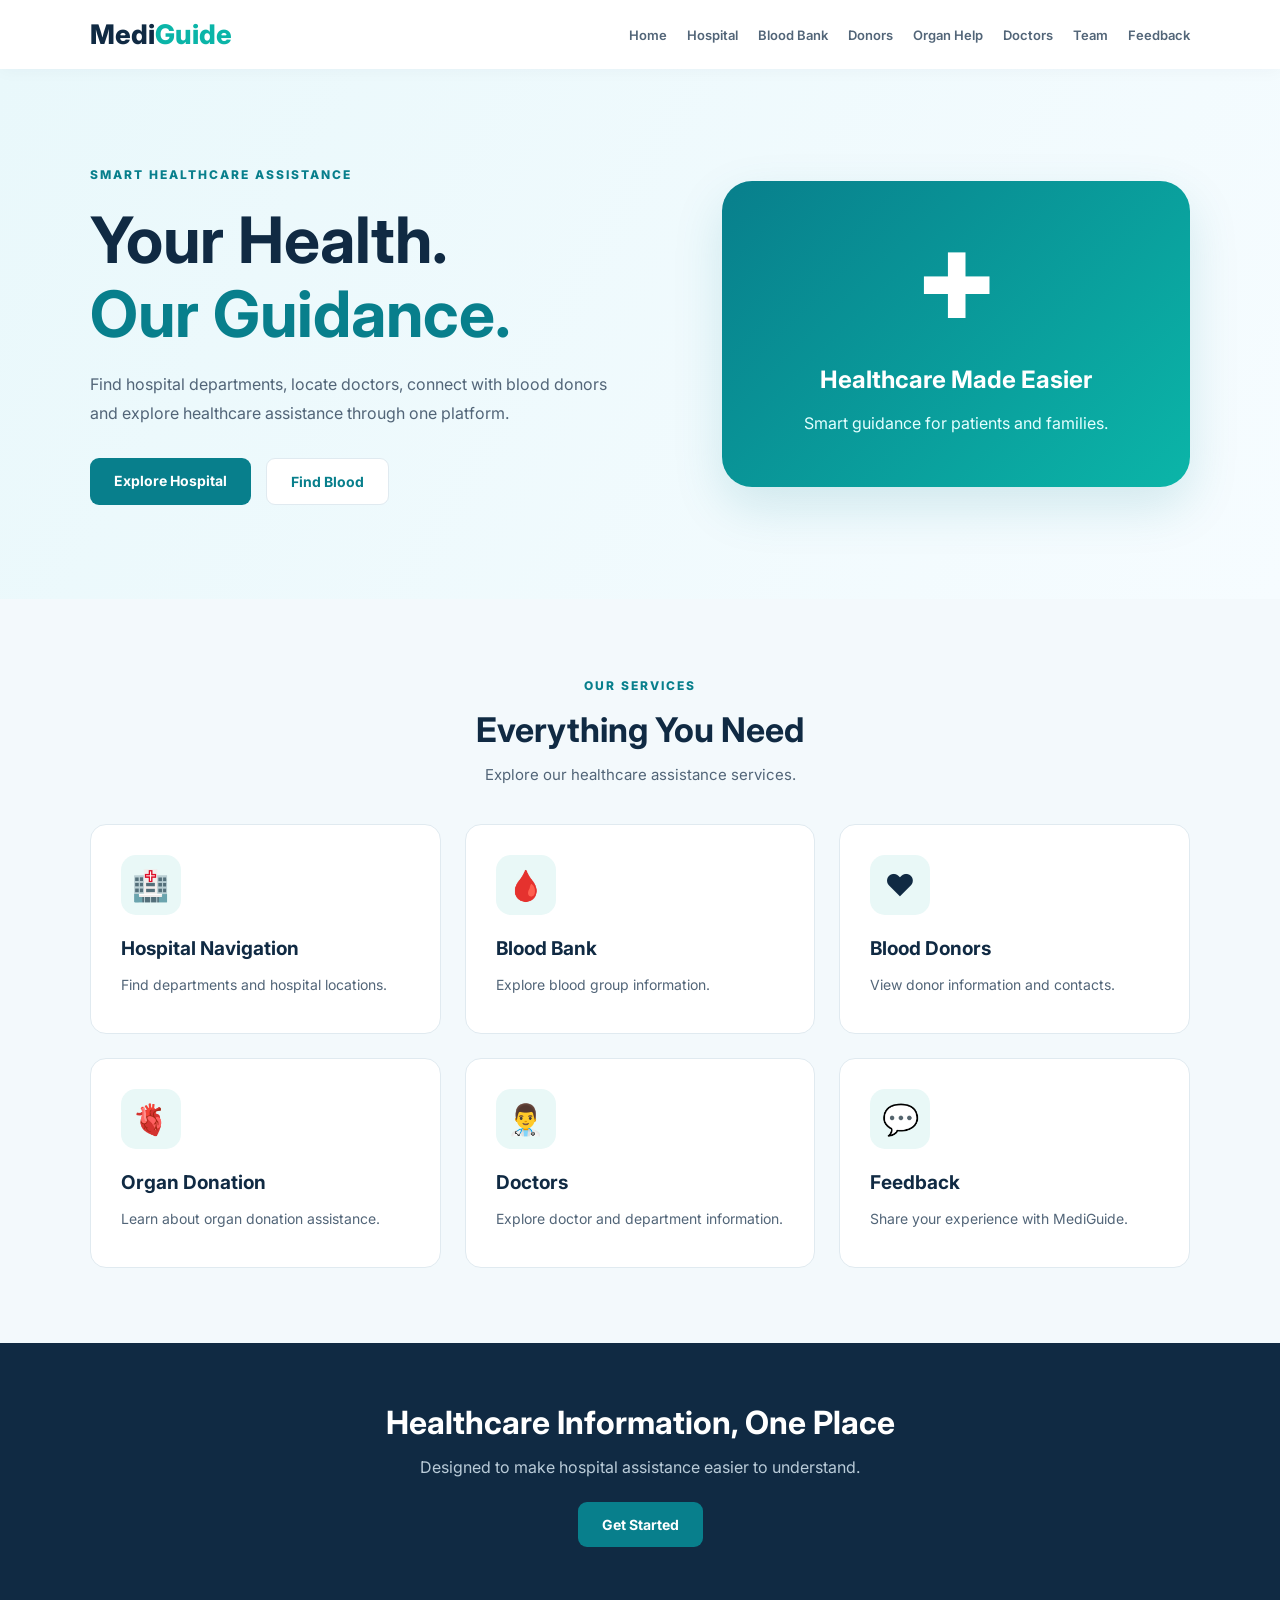
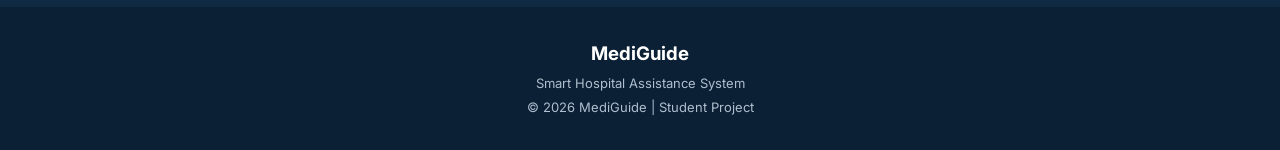
<file: index.html>
<!DOCTYPE html>
<html lang="en">
<head>
<meta charset="UTF-8">
<meta name="viewport" content="width=device-width, initial-scale=1.0">
<title>MediGuide | Smart Hospital Assistance</title>
<link rel="stylesheet" href="style.css">
</head>
<body>

<header>
  <a href="index.html" class="logo">Medi<span>Guide</span></a>
  <button class="menu-btn" onclick="toggleMenu()">☰</button>
  <nav id="nav">
    <a href="index.html">Home</a>
    <a href="hospital.html">Hospital</a>
    <a href="bloodbank.html">Blood Bank</a>
    <a href="donor.html">Donors</a>
    <a href="organ.html">Organ Help</a>
    <a href="doctor.html">Doctors</a>
    <a href="team.html">Team</a>
    <a href="feedback.html">Feedback</a>
  </nav>
</header>

<section class="hero">
  <div class="hero-content">
    <span class="tag">SMART HEALTHCARE ASSISTANCE</span>
    <h1>Your Health.<br><span>Our Guidance.</span></h1>
    <p>
      Find hospital departments, locate doctors, connect with blood
      donors and explore healthcare assistance through one platform.
    </p>
    <div class="hero-buttons">
      <a href="hospital.html" class="btn">Explore Hospital</a>
      <a href="bloodbank.html" class="btn secondary">Find Blood</a>
    </div>
  </div>
  <div class="hero-image">
    <div class="medical-icon">✚</div>
    <h2>Healthcare Made Easier</h2>
    <p>Smart guidance for patients and families.</p>
  </div>
</section>

<section class="section">
  <div class="section-heading">
    <span class="tag">OUR SERVICES</span>
    <h2>Everything You Need</h2>
    <p>Explore our healthcare assistance services.</p>
  </div>

  <div class="grid">
    <a href="hospital.html" class="service-card">
      <div class="service-icon">🏥</div>
      <h3>Hospital Navigation</h3>
      <p>Find departments and hospital locations.</p>
    </a>

    <a href="bloodbank.html" class="service-card">
      <div class="service-icon">🩸</div>
      <h3>Blood Bank</h3>
      <p>Explore blood group information.</p>
    </a>

    <a href="donor.html" class="service-card">
      <div class="service-icon">❤️</div>
      <h3>Blood Donors</h3>
      <p>View donor information and contacts.</p>
    </a>

    <a href="organ.html" class="service-card">
      <div class="service-icon">🫀</div>
      <h3>Organ Donation</h3>
      <p>Learn about organ donation assistance.</p>
    </a>

    <a href="doctor.html" class="service-card">
      <div class="service-icon">👨‍⚕️</div>
      <h3>Doctors</h3>
      <p>Explore doctor and department information.</p>
    </a>

    <a href="feedback.html" class="service-card">
      <div class="service-icon">💬</div>
      <h3>Feedback</h3>
      <p>Share your experience with MediGuide.</p>
    </a>
  </div>
</section>

<section class="cta">
  <h2>Healthcare Information, One Place</h2>
  <p>Designed to make hospital assistance easier to understand.</p>
  <a href="hospital.html" class="btn">Get Started</a>
</section>

<footer>
  <h3>MediGuide</h3>
  <p>Smart Hospital Assistance System</p>
  <p>© 2026 MediGuide | Student Project</p>
</footer>

<script src="app.js"></script>
</body>
</html>
</file>
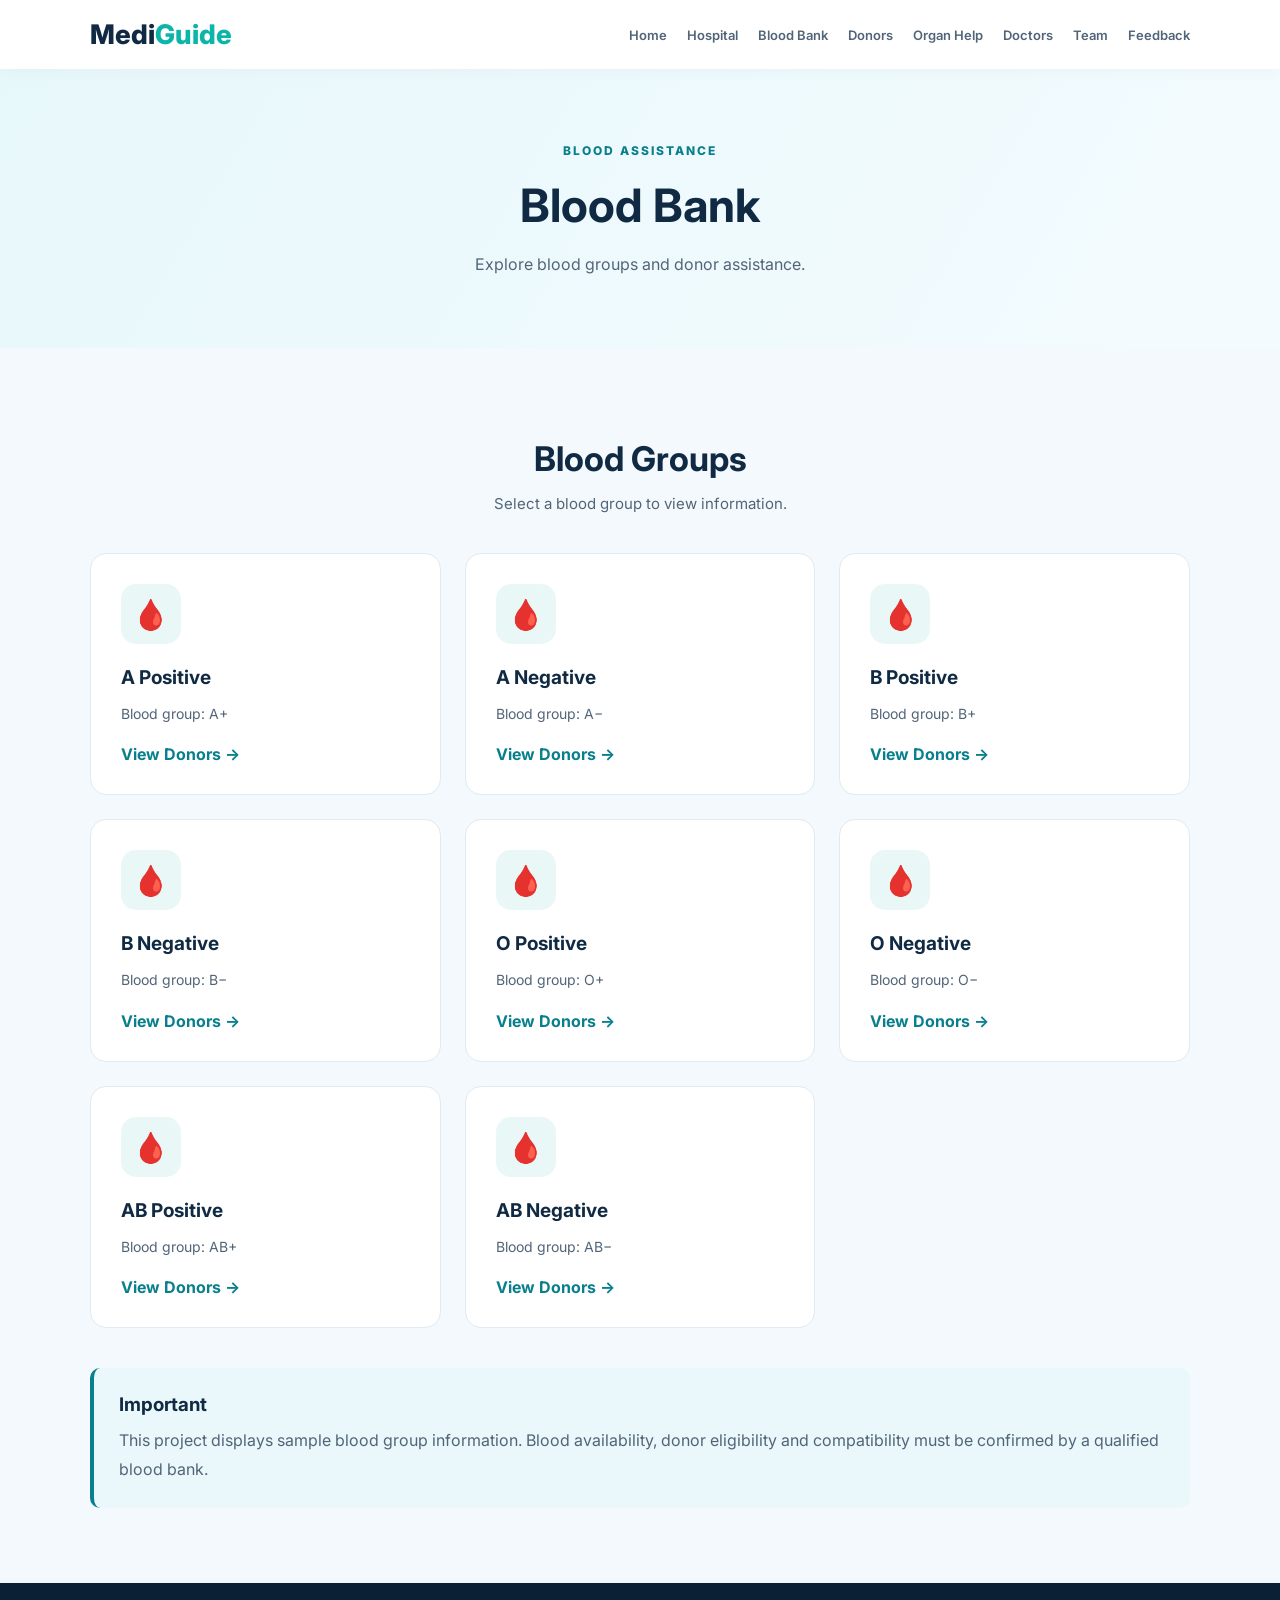
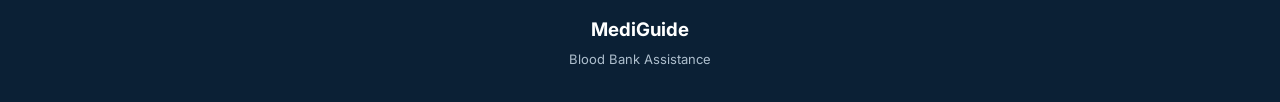
<file: bloodbank.html>
<!DOCTYPE html>
<html lang="en">
<head>
<meta charset="UTF-8">
<meta name="viewport" content="width=device-width, initial-scale=1.0">
<title>Blood Bank | MediGuide</title>
<link rel="stylesheet" href="style.css">
</head>
<body>

<header>
<a href="index.html" class="logo">Medi<span>Guide</span></a>
<button class="menu-btn" onclick="toggleMenu()">☰</button>
<nav id="nav">
<a href="index.html">Home</a>
<a href="hospital.html">Hospital</a>
<a href="bloodbank.html">Blood Bank</a>
<a href="donor.html">Donors</a>
<a href="organ.html">Organ Help</a>
<a href="doctor.html">Doctors</a>
<a href="team.html">Team</a>
<a href="feedback.html">Feedback</a>
</nav>
</header>

<section class="page-hero">
<span class="tag">BLOOD ASSISTANCE</span>
<h1>Blood Bank</h1>
<p>Explore blood groups and donor assistance.</p>
</section>

<section class="section">
<div class="section-heading">
<h2>Blood Groups</h2>
<p>Select a blood group to view information.</p>
</div>

<div class="grid">

<div class="service-card">
<div class="service-icon">🩸</div>
<h3>A Positive</h3>
<p>Blood group: A+</p>
<a href="donor.html" class="text-link">View Donors →</a>
</div>

<div class="service-card">
<div class="service-icon">🩸</div>
<h3>A Negative</h3>
<p>Blood group: A−</p>
<a href="donor.html" class="text-link">View Donors →</a>
</div>

<div class="service-card">
<div class="service-icon">🩸</div>
<h3>B Positive</h3>
<p>Blood group: B+</p>
<a href="donor.html" class="text-link">View Donors →</a>
</div>

<div class="service-card">
<div class="service-icon">🩸</div>
<h3>B Negative</h3>
<p>Blood group: B−</p>
<a href="donor.html" class="text-link">View Donors →</a>
</div>

<div class="service-card">
<div class="service-icon">🩸</div>
<h3>O Positive</h3>
<p>Blood group: O+</p>
<a href="donor.html" class="text-link">View Donors →</a>
</div>

<div class="service-card">
<div class="service-icon">🩸</div>
<h3>O Negative</h3>
<p>Blood group: O−</p>
<a href="donor.html" class="text-link">View Donors →</a>
</div>

<div class="service-card">
<div class="service-icon">🩸</div>
<h3>AB Positive</h3>
<p>Blood group: AB+</p>
<a href="donor.html" class="text-link">View Donors →</a>
</div>

<div class="service-card">
<div class="service-icon">🩸</div>
<h3>AB Negative</h3>
<p>Blood group: AB−</p>
<a href="donor.html" class="text-link">View Donors →</a>
</div>

</div>

<div class="notice">
<h3>Important</h3>
<p>
This project displays sample blood group information.
Blood availability, donor eligibility and compatibility must
be confirmed by a qualified blood bank.
</p>
</div>
</section>

<footer>
<h3>MediGuide</h3>
<p>Blood Bank Assistance</p>
</footer>

<script src="app.js"></script>
</body>
</html>
</file>
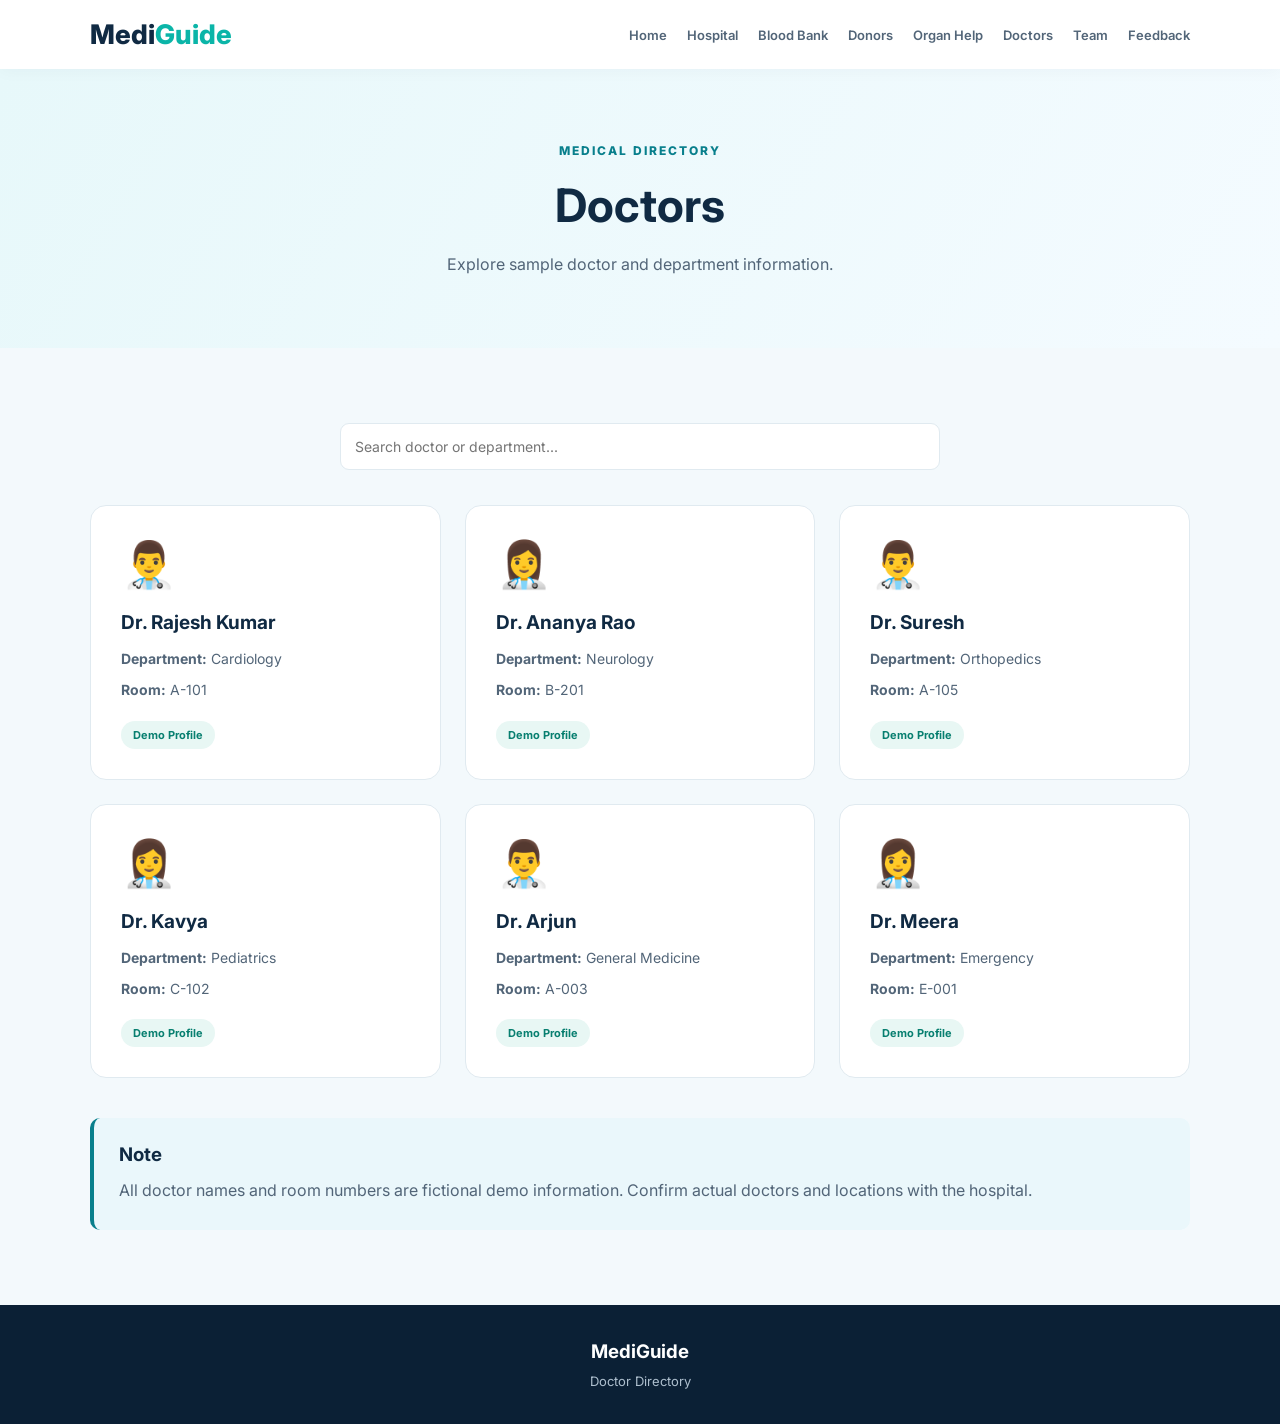
<file: doctor.html>
<!DOCTYPE html>
<html lang="en">
<head>
<meta charset="UTF-8">
<meta name="viewport" content="width=device-width, initial-scale=1.0">
<title>Doctors | MediGuide</title>
<link rel="stylesheet" href="style.css">
</head>
<body>

<header>
<a href="index.html" class="logo">Medi<span>Guide</span></a>
<button class="menu-btn" onclick="toggleMenu()">☰</button>
<nav id="nav">
<a href="index.html">Home</a>
<a href="hospital.html">Hospital</a>
<a href="bloodbank.html">Blood Bank</a>
<a href="donor.html">Donors</a>
<a href="organ.html">Organ Help</a>
<a href="doctor.html">Doctors</a>
<a href="team.html">Team</a>
<a href="feedback.html">Feedback</a>
</nav>
</header>

<section class="page-hero">
<span class="tag">MEDICAL DIRECTORY</span>
<h1>Doctors</h1>
<p>Explore sample doctor and department information.</p>
</section>

<section class="section">
<div class="search-box">
<input id="search" placeholder="Search doctor or department..." oninput="searchCards()">
</div>

<div class="grid">

<div class="service-card searchable">
<div class="doctor-avatar">👨‍⚕️</div>
<h3>Dr. Rajesh Kumar</h3>
<p><b>Department:</b> Cardiology</p>
<p><b>Room:</b> A-101</p>
<span class="status">Demo Profile</span>
</div>

<div class="service-card searchable">
<div class="doctor-avatar">👩‍⚕️</div>
<h3>Dr. Ananya Rao</h3>
<p><b>Department:</b> Neurology</p>
<p><b>Room:</b> B-201</p>
<span class="status">Demo Profile</span>
</div>

<div class="service-card searchable">
<div class="doctor-avatar">👨‍⚕️</div>
<h3>Dr. Suresh</h3>
<p><b>Department:</b> Orthopedics</p>
<p><b>Room:</b> A-105</p>
<span class="status">Demo Profile</span>
</div>

<div class="service-card searchable">
<div class="doctor-avatar">👩‍⚕️</div>
<h3>Dr. Kavya</h3>
<p><b>Department:</b> Pediatrics</p>
<p><b>Room:</b> C-102</p>
<span class="status">Demo Profile</span>
</div>

<div class="service-card searchable">
<div class="doctor-avatar">👨‍⚕️</div>
<h3>Dr. Arjun</h3>
<p><b>Department:</b> General Medicine</p>
<p><b>Room:</b> A-003</p>
<span class="status">Demo Profile</span>
</div>

<div class="service-card searchable">
<div class="doctor-avatar">👩‍⚕️</div>
<h3>Dr. Meera</h3>
<p><b>Department:</b> Emergency</p>
<p><b>Room:</b> E-001</p>
<span class="status">Demo Profile</span>
</div>

</div>

<div class="notice">
<h3>Note</h3>
<p>All doctor names and room numbers are fictional demo information.
Confirm actual doctors and locations with the hospital.</p>
</div>
</section>

<footer>
<h3>MediGuide</h3>
<p>Doctor Directory</p>
</footer>

<script src="app.js"></script>
</body>
</html>
</file>
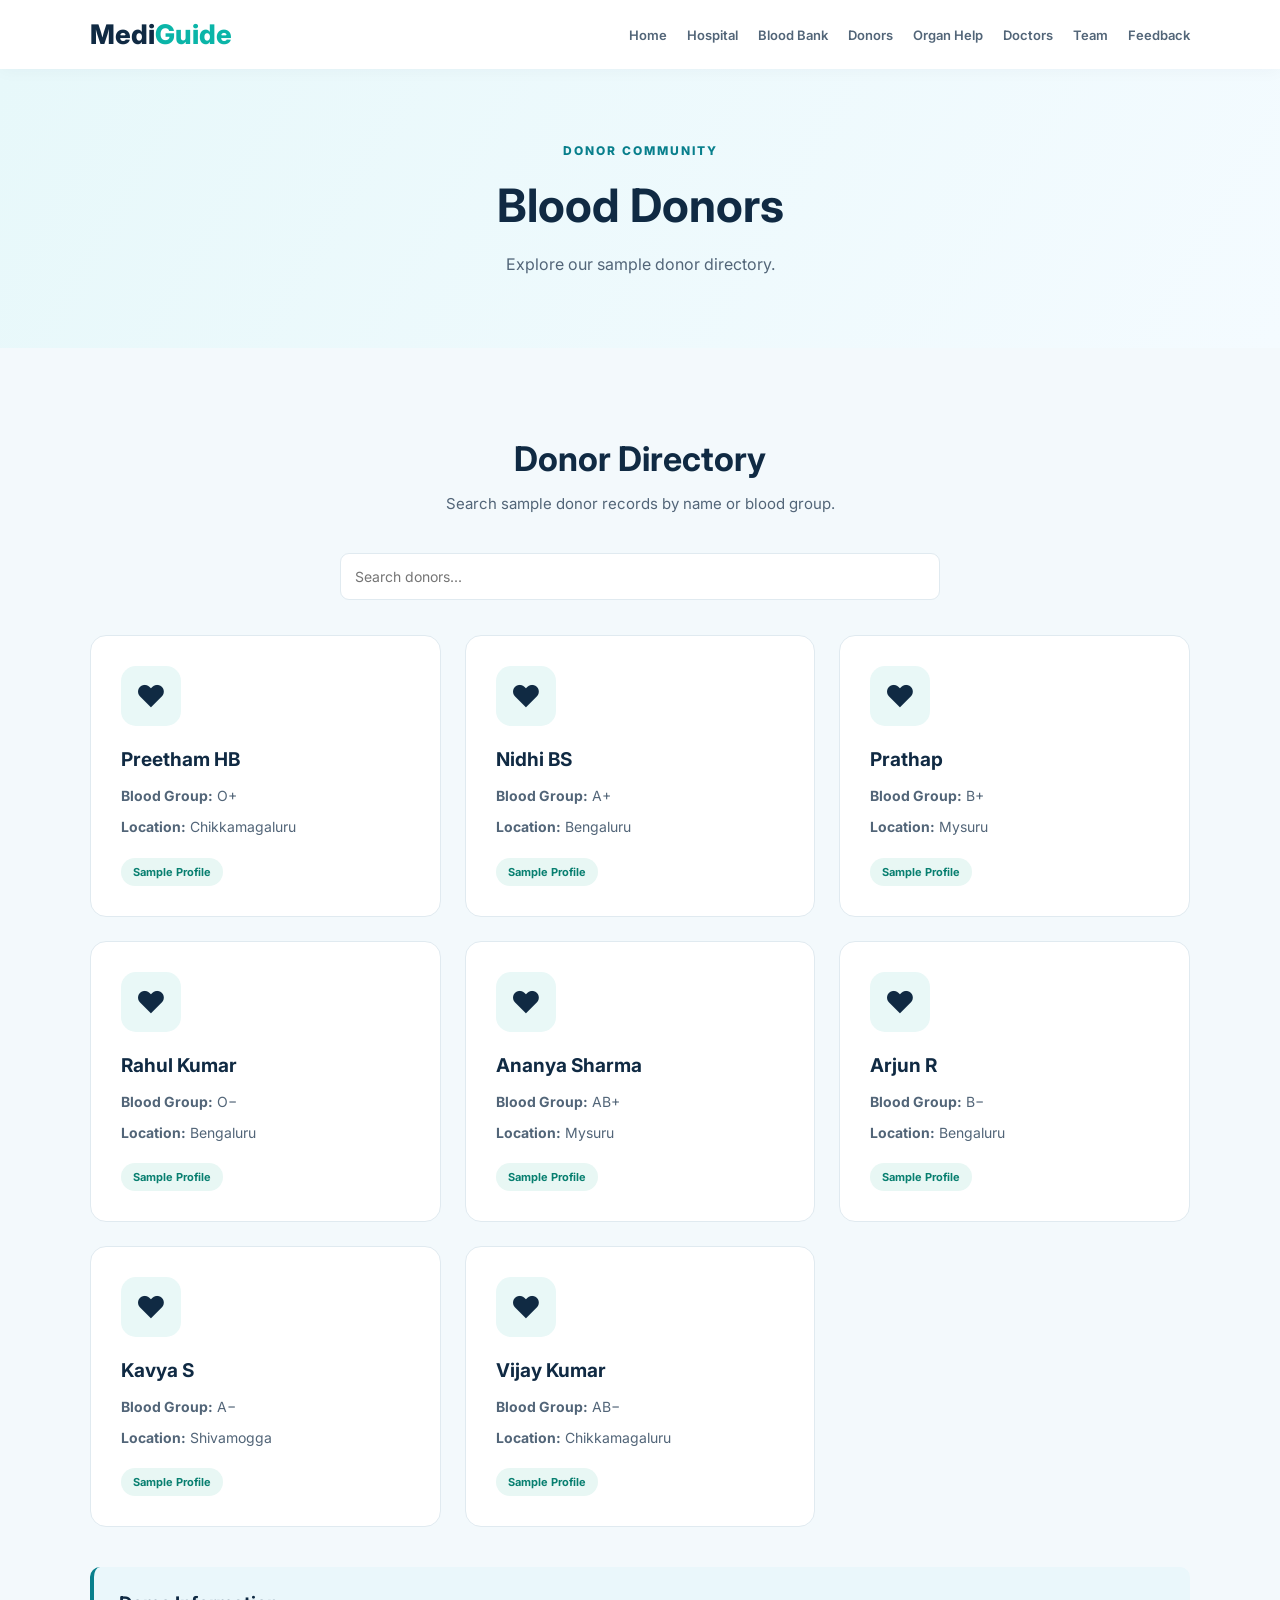
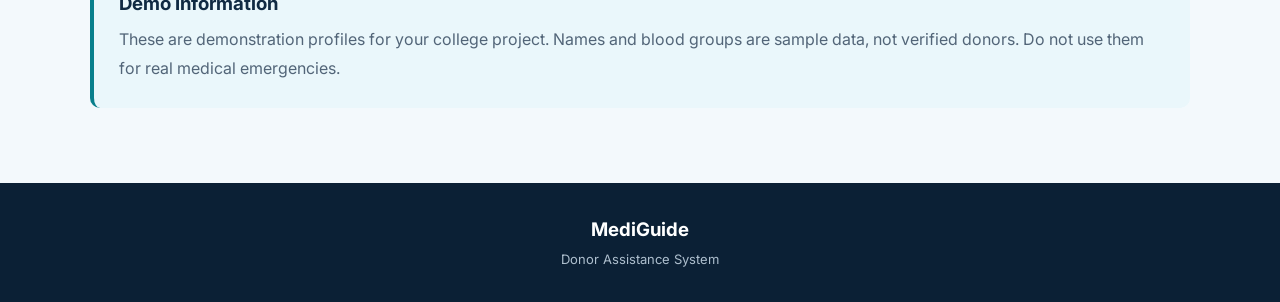
<file: donor.html>
<!DOCTYPE html>
<html lang="en">
<head>
<meta charset="UTF-8">
<meta name="viewport" content="width=device-width, initial-scale=1.0">
<title>Blood Donors | MediGuide</title>
<link rel="stylesheet" href="style.css">
</head>
<body>

<header>
<a href="index.html" class="logo">Medi<span>Guide</span></a>
<button class="menu-btn" onclick="toggleMenu()">☰</button>
<nav id="nav">
<a href="index.html">Home</a>
<a href="hospital.html">Hospital</a>
<a href="bloodbank.html">Blood Bank</a>
<a href="donor.html">Donors</a>
<a href="organ.html">Organ Help</a>
<a href="doctor.html">Doctors</a>
<a href="team.html">Team</a>
<a href="feedback.html">Feedback</a>
</nav>
</header>

<section class="page-hero">
<span class="tag">DONOR COMMUNITY</span>
<h1>Blood Donors</h1>
<p>Explore our sample donor directory.</p>
</section>

<section class="section">
<div class="section-heading">
<h2>Donor Directory</h2>
<p>Search sample donor records by name or blood group.</p>
</div>

<div class="search-box">
<input id="search" placeholder="Search donors..." oninput="searchCards()">
</div>

<div class="grid">

<div class="service-card searchable">
<div class="service-icon">❤️</div>
<h3>Preetham HB</h3>
<p><b>Blood Group:</b> O+</p>
<p><b>Location:</b> Chikkamagaluru</p>
<span class="status">Sample Profile</span>
</div>

<div class="service-card searchable">
<div class="service-icon">❤️</div>
<h3>Nidhi BS</h3>
<p><b>Blood Group:</b> A+</p>
<p><b>Location:</b> Bengaluru</p>
<span class="status">Sample Profile</span>
</div>

<div class="service-card searchable">
<div class="service-icon">❤️</div>
<h3>Prathap</h3>
<p><b>Blood Group:</b> B+</p>
<p><b>Location:</b> Mysuru</p>
<span class="status">Sample Profile</span>
</div>

<div class="service-card searchable">
<div class="service-icon">❤️</div>
<h3>Rahul Kumar</h3>
<p><b>Blood Group:</b> O−</p>
<p><b>Location:</b> Bengaluru</p>
<span class="status">Sample Profile</span>
</div>

<div class="service-card searchable">
<div class="service-icon">❤️</div>
<h3>Ananya Sharma</h3>
<p><b>Blood Group:</b> AB+</p>
<p><b>Location:</b> Mysuru</p>
<span class="status">Sample Profile</span>
</div>

<div class="service-card searchable">
<div class="service-icon">❤️</div>
<h3>Arjun R</h3>
<p><b>Blood Group:</b> B−</p>
<p><b>Location:</b> Bengaluru</p>
<span class="status">Sample Profile</span>
</div>

<div class="service-card searchable">
<div class="service-icon">❤️</div>
<h3>Kavya S</h3>
<p><b>Blood Group:</b> A−</p>
<p><b>Location:</b> Shivamogga</p>
<span class="status">Sample Profile</span>
</div>

<div class="service-card searchable">
<div class="service-icon">❤️</div>
<h3>Vijay Kumar</h3>
<p><b>Blood Group:</b> AB−</p>
<p><b>Location:</b> Chikkamagaluru</p>
<span class="status">Sample Profile</span>
</div>

</div>

<div class="notice">
<h3>Demo Information</h3>
<p>
These are demonstration profiles for your college project.
Names and blood groups are sample data, not verified donors.
Do not use them for real medical emergencies.
</p>
</div>
</section>

<footer>
<h3>MediGuide</h3>
<p>Donor Assistance System</p>
</footer>

<script src="app.js"></script>
</body>
</html>
</file>
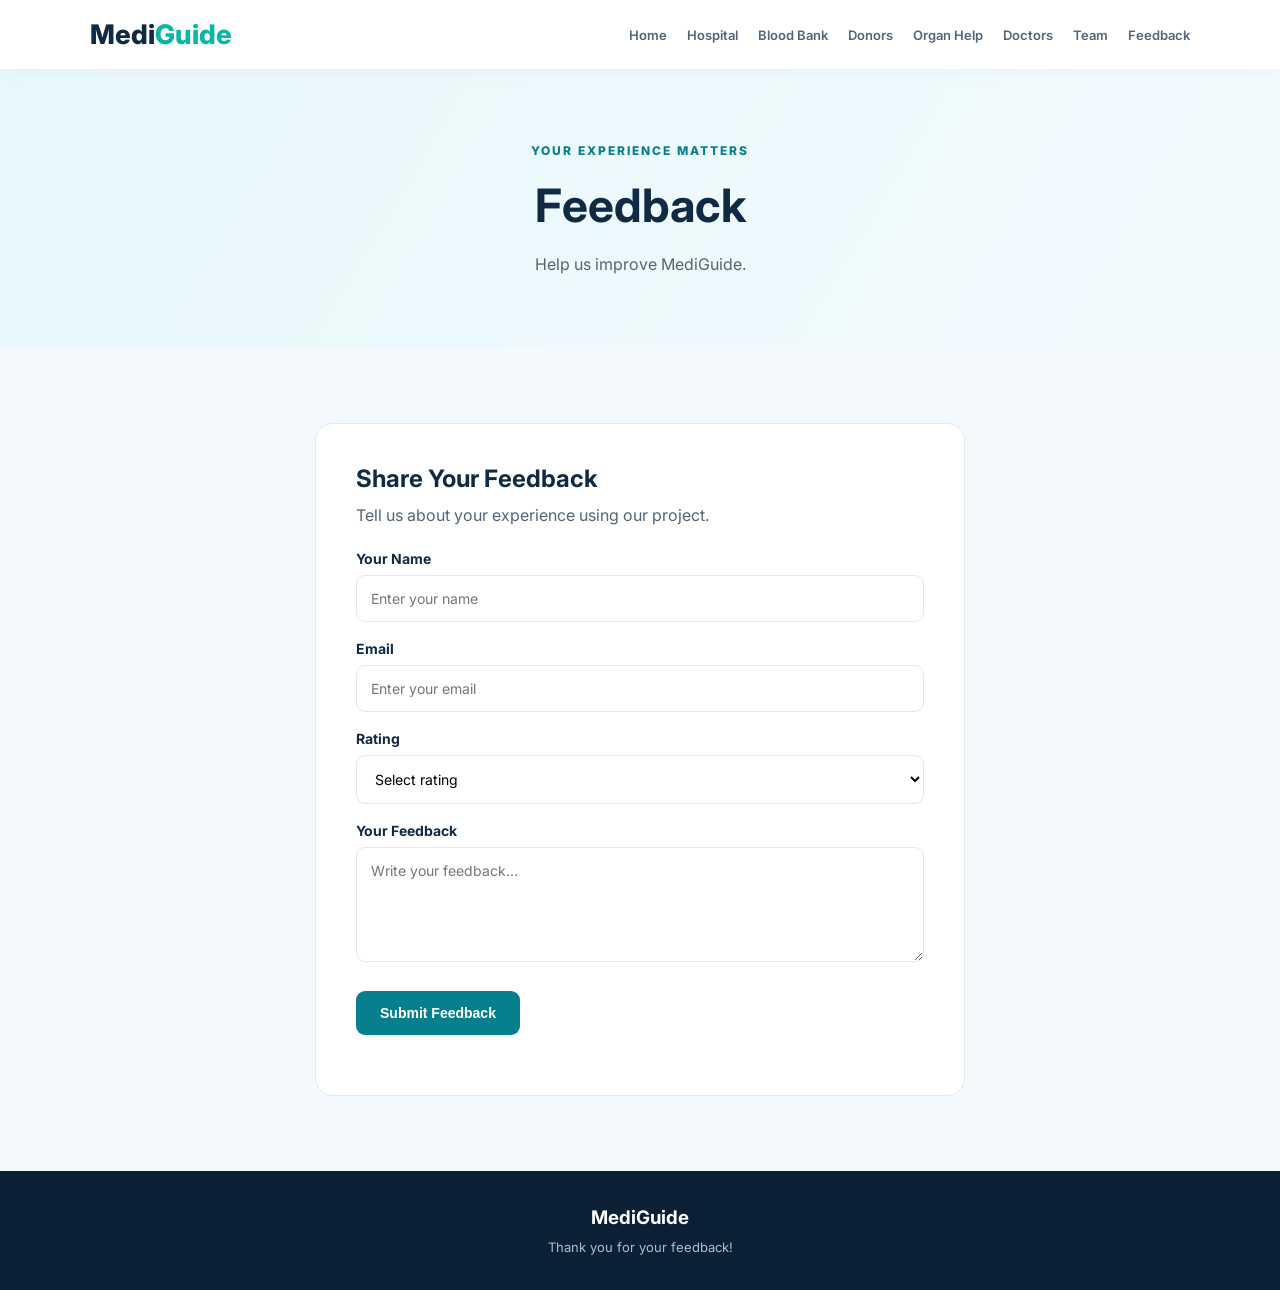
<file: feedback.html>
<!DOCTYPE html>
<html lang="en">
<head>
<meta charset="UTF-8">
<meta name="viewport" content="width=device-width, initial-scale=1.0">
<title>Feedback | MediGuide</title>
<link rel="stylesheet" href="style.css">
</head>
<body>

<header>
<a href="index.html" class="logo">Medi<span>Guide</span></a>
<button class="menu-btn" onclick="toggleMenu()">☰</button>
<nav id="nav">
<a href="index.html">Home</a>
<a href="hospital.html">Hospital</a>
<a href="bloodbank.html">Blood Bank</a>
<a href="donor.html">Donors</a>
<a href="organ.html">Organ Help</a>
<a href="doctor.html">Doctors</a>
<a href="team.html">Team</a>
<a href="feedback.html">Feedback</a>
</nav>
</header>

<section class="page-hero">
<span class="tag">YOUR EXPERIENCE MATTERS</span>
<h1>Feedback</h1>
<p>Help us improve MediGuide.</p>
</section>

<section class="section">
<div class="feedback-container">

<h2>Share Your Feedback</h2>
<p>Tell us about your experience using our project.</p>

<form id="feedbackForm">

<label for="name">Your Name</label>
<input type="text" id="name" placeholder="Enter your name" required>

<label for="email">Email</label>
<input type="email" id="email" placeholder="Enter your email" required>

<label for="rating">Rating</label>
<select id="rating" required>
<option value="">Select rating</option>
<option>Excellent</option>
<option>Very Good</option>
<option>Good</option>
<option>Average</option>
<option>Needs Improvement</option>
</select>

<label for="message">Your Feedback</label>
<textarea id="message" rows="5" placeholder="Write your feedback..." required></textarea>

<button type="submit" class="btn">Submit Feedback</button>

</form>

<div id="feedbackMessage"></div>

</div>
</section>

<footer>
<h3>MediGuide</h3>
<p>Thank you for your feedback!</p>
</footer>

<script src="app.js"></script>
</body>
</html>
</file>
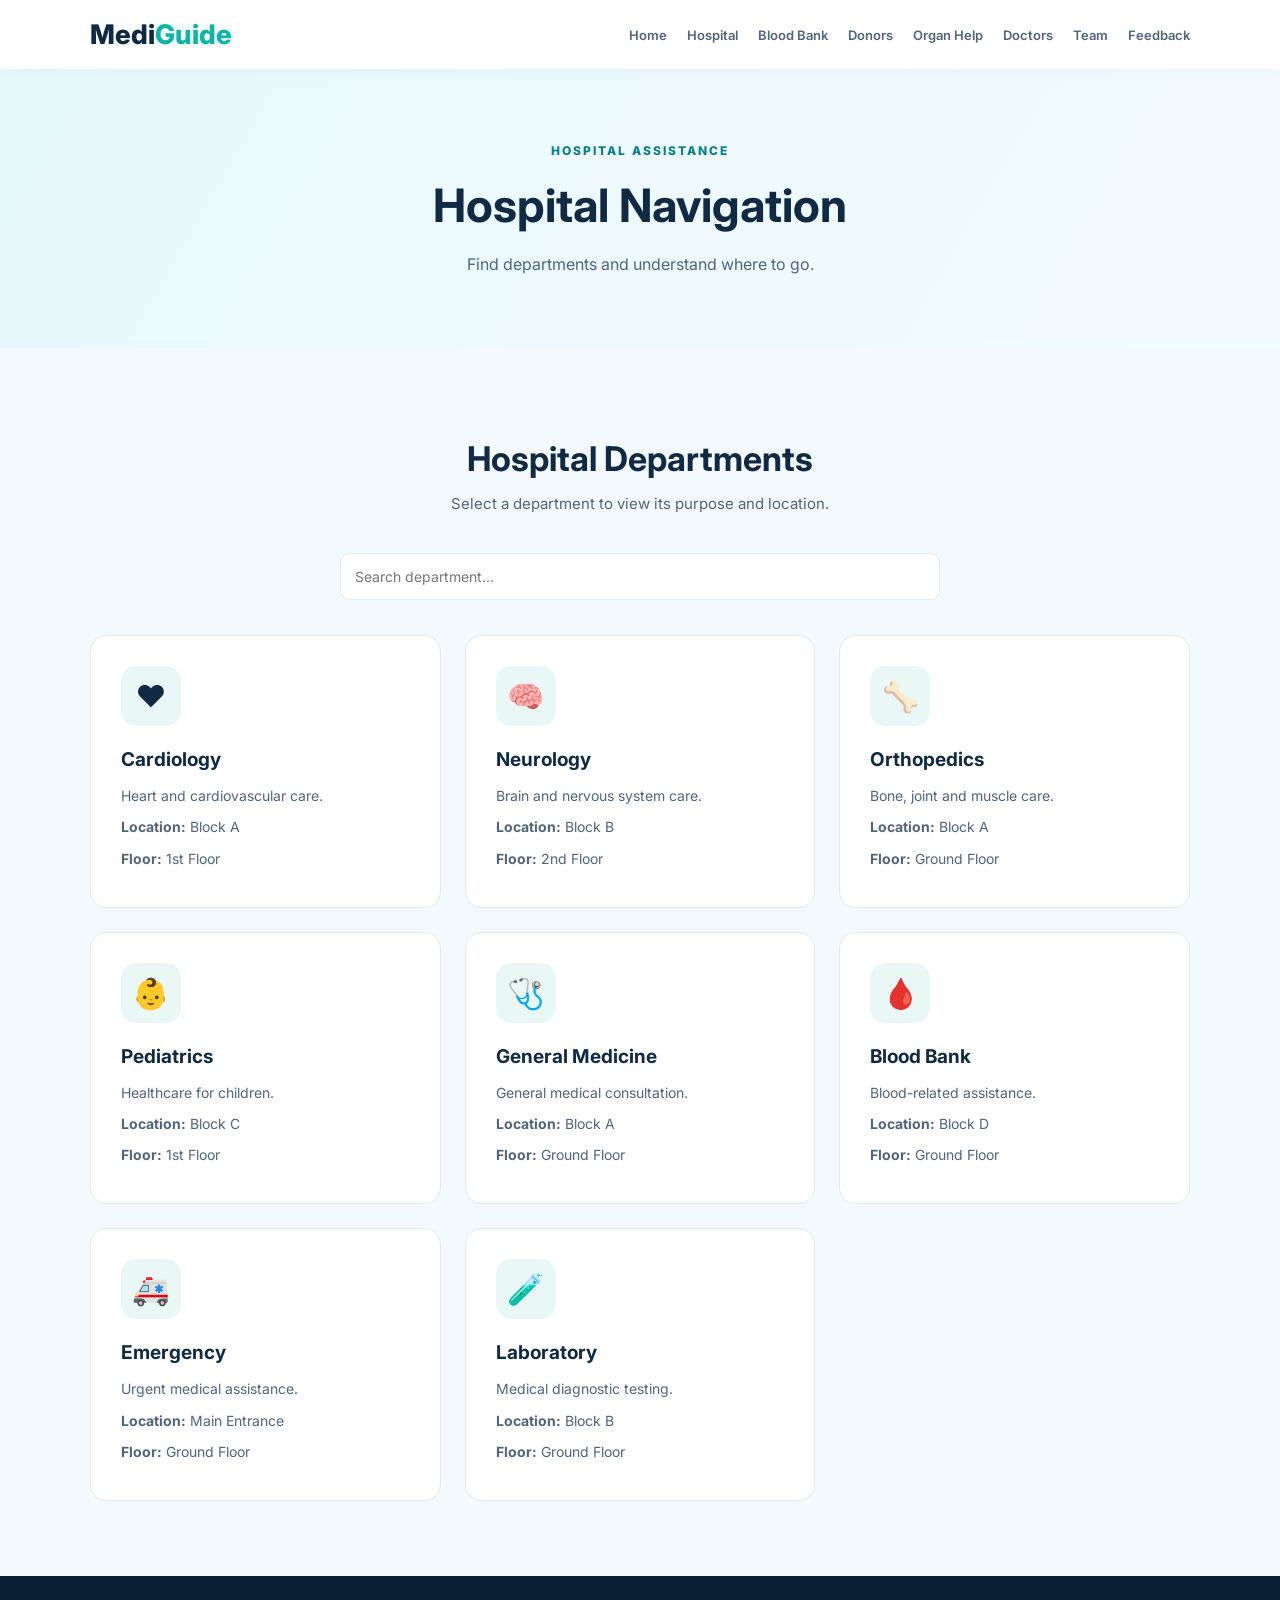
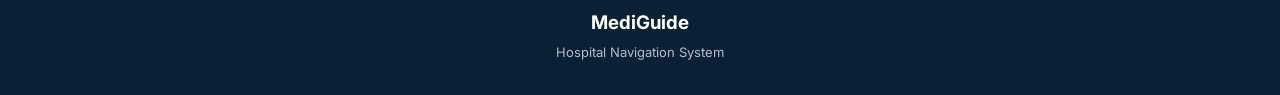
<file: hospital.html>
<!DOCTYPE html>
<html lang="en">
<head>
<meta charset="UTF-8">
<meta name="viewport" content="width=device-width, initial-scale=1.0">
<title>Hospital Navigation | MediGuide</title>
<link rel="stylesheet" href="style.css">
</head>
<body>

<header>
<a href="index.html" class="logo">Medi<span>Guide</span></a>
<button class="menu-btn" onclick="toggleMenu()">☰</button>
<nav id="nav">
<a href="index.html">Home</a>
<a href="hospital.html">Hospital</a>
<a href="bloodbank.html">Blood Bank</a>
<a href="donor.html">Donors</a>
<a href="organ.html">Organ Help</a>
<a href="doctor.html">Doctors</a>
<a href="team.html">Team</a>
<a href="feedback.html">Feedback</a>
</nav>
</header>

<section class="page-hero">
<span class="tag">HOSPITAL ASSISTANCE</span>
<h1>Hospital Navigation</h1>
<p>Find departments and understand where to go.</p>
</section>

<section class="section">
<div class="section-heading">
<h2>Hospital Departments</h2>
<p>Select a department to view its purpose and location.</p>
</div>

<div class="search-box">
<input id="search" placeholder="Search department..." oninput="searchCards()">
</div>

<div class="grid" id="departments">

<div class="service-card searchable">
<div class="service-icon">❤️</div>
<h3>Cardiology</h3>
<p>Heart and cardiovascular care.</p>
<p><b>Location:</b> Block A</p>
<p><b>Floor:</b> 1st Floor</p>
</div>

<div class="service-card searchable">
<div class="service-icon">🧠</div>
<h3>Neurology</h3>
<p>Brain and nervous system care.</p>
<p><b>Location:</b> Block B</p>
<p><b>Floor:</b> 2nd Floor</p>
</div>

<div class="service-card searchable">
<div class="service-icon">🦴</div>
<h3>Orthopedics</h3>
<p>Bone, joint and muscle care.</p>
<p><b>Location:</b> Block A</p>
<p><b>Floor:</b> Ground Floor</p>
</div>

<div class="service-card searchable">
<div class="service-icon">👶</div>
<h3>Pediatrics</h3>
<p>Healthcare for children.</p>
<p><b>Location:</b> Block C</p>
<p><b>Floor:</b> 1st Floor</p>
</div>

<div class="service-card searchable">
<div class="service-icon">🩺</div>
<h3>General Medicine</h3>
<p>General medical consultation.</p>
<p><b>Location:</b> Block A</p>
<p><b>Floor:</b> Ground Floor</p>
</div>

<div class="service-card searchable">
<div class="service-icon">🩸</div>
<h3>Blood Bank</h3>
<p>Blood-related assistance.</p>
<p><b>Location:</b> Block D</p>
<p><b>Floor:</b> Ground Floor</p>
</div>

<div class="service-card searchable">
<div class="service-icon">🚑</div>
<h3>Emergency</h3>
<p>Urgent medical assistance.</p>
<p><b>Location:</b> Main Entrance</p>
<p><b>Floor:</b> Ground Floor</p>
</div>

<div class="service-card searchable">
<div class="service-icon">🧪</div>
<h3>Laboratory</h3>
<p>Medical diagnostic testing.</p>
<p><b>Location:</b> Block B</p>
<p><b>Floor:</b> Ground Floor</p>
</div>

</div>
</section>

<footer>
<h3>MediGuide</h3>
<p>Hospital Navigation System</p>
</footer>

<script src="app.js"></script>
</body>
</html>
</file>
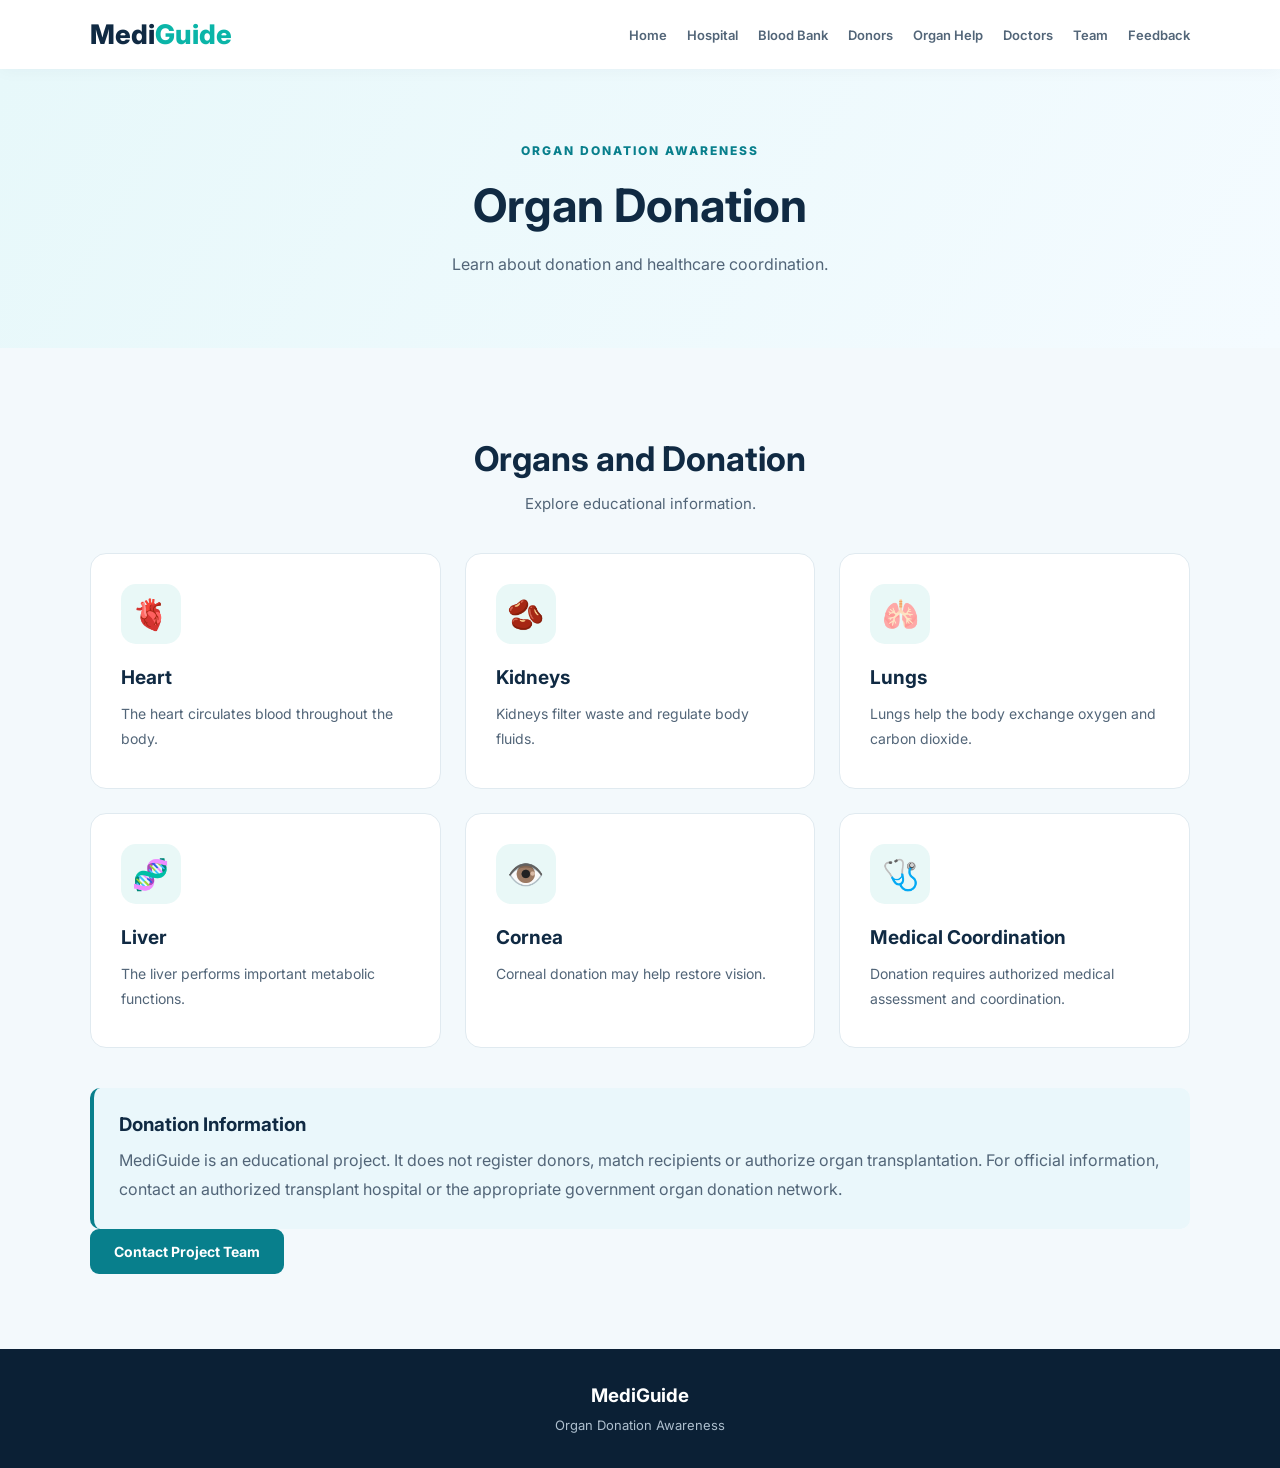
<file: organ.html>
<!DOCTYPE html>
<html lang="en">
<head>
<meta charset="UTF-8">
<meta name="viewport" content="width=device-width, initial-scale=1.0">
<title>Organ Donation | MediGuide</title>
<link rel="stylesheet" href="style.css">
</head>
<body>

<header>
<a href="index.html" class="logo">Medi<span>Guide</span></a>
<button class="menu-btn" onclick="toggleMenu()">☰</button>
<nav id="nav">
<a href="index.html">Home</a>
<a href="hospital.html">Hospital</a>
<a href="bloodbank.html">Blood Bank</a>
<a href="donor.html">Donors</a>
<a href="organ.html">Organ Help</a>
<a href="doctor.html">Doctors</a>
<a href="team.html">Team</a>
<a href="feedback.html">Feedback</a>
</nav>
</header>

<section class="page-hero">
<span class="tag">ORGAN DONATION AWARENESS</span>
<h1>Organ Donation</h1>
<p>Learn about donation and healthcare coordination.</p>
</section>

<section class="section">
<div class="section-heading">
<h2>Organs and Donation</h2>
<p>Explore educational information.</p>
</div>

<div class="grid">

<div class="service-card">
<div class="service-icon">🫀</div>
<h3>Heart</h3>
<p>The heart circulates blood throughout the body.</p>
</div>

<div class="service-card">
<div class="service-icon">🫘</div>
<h3>Kidneys</h3>
<p>Kidneys filter waste and regulate body fluids.</p>
</div>

<div class="service-card">
<div class="service-icon">🫁</div>
<h3>Lungs</h3>
<p>Lungs help the body exchange oxygen and carbon dioxide.</p>
</div>

<div class="service-card">
<div class="service-icon">🧬</div>
<h3>Liver</h3>
<p>The liver performs important metabolic functions.</p>
</div>

<div class="service-card">
<div class="service-icon">👁️</div>
<h3>Cornea</h3>
<p>Corneal donation may help restore vision.</p>
</div>

<div class="service-card">
<div class="service-icon">🩺</div>
<h3>Medical Coordination</h3>
<p>Donation requires authorized medical assessment and coordination.</p>
</div>

</div>

<div class="notice">
<h3>Donation Information</h3>
<p>
MediGuide is an educational project. It does not register donors,
match recipients or authorize organ transplantation.
For official information, contact an authorized transplant
hospital or the appropriate government organ donation network.
</p>
</div>

<a href="feedback.html" class="btn">Contact Project Team</a>
</section>

<footer>
<h3>MediGuide</h3>
<p>Organ Donation Awareness</p>
</footer>

<script src="app.js"></script>
</body>
</html>
</file>
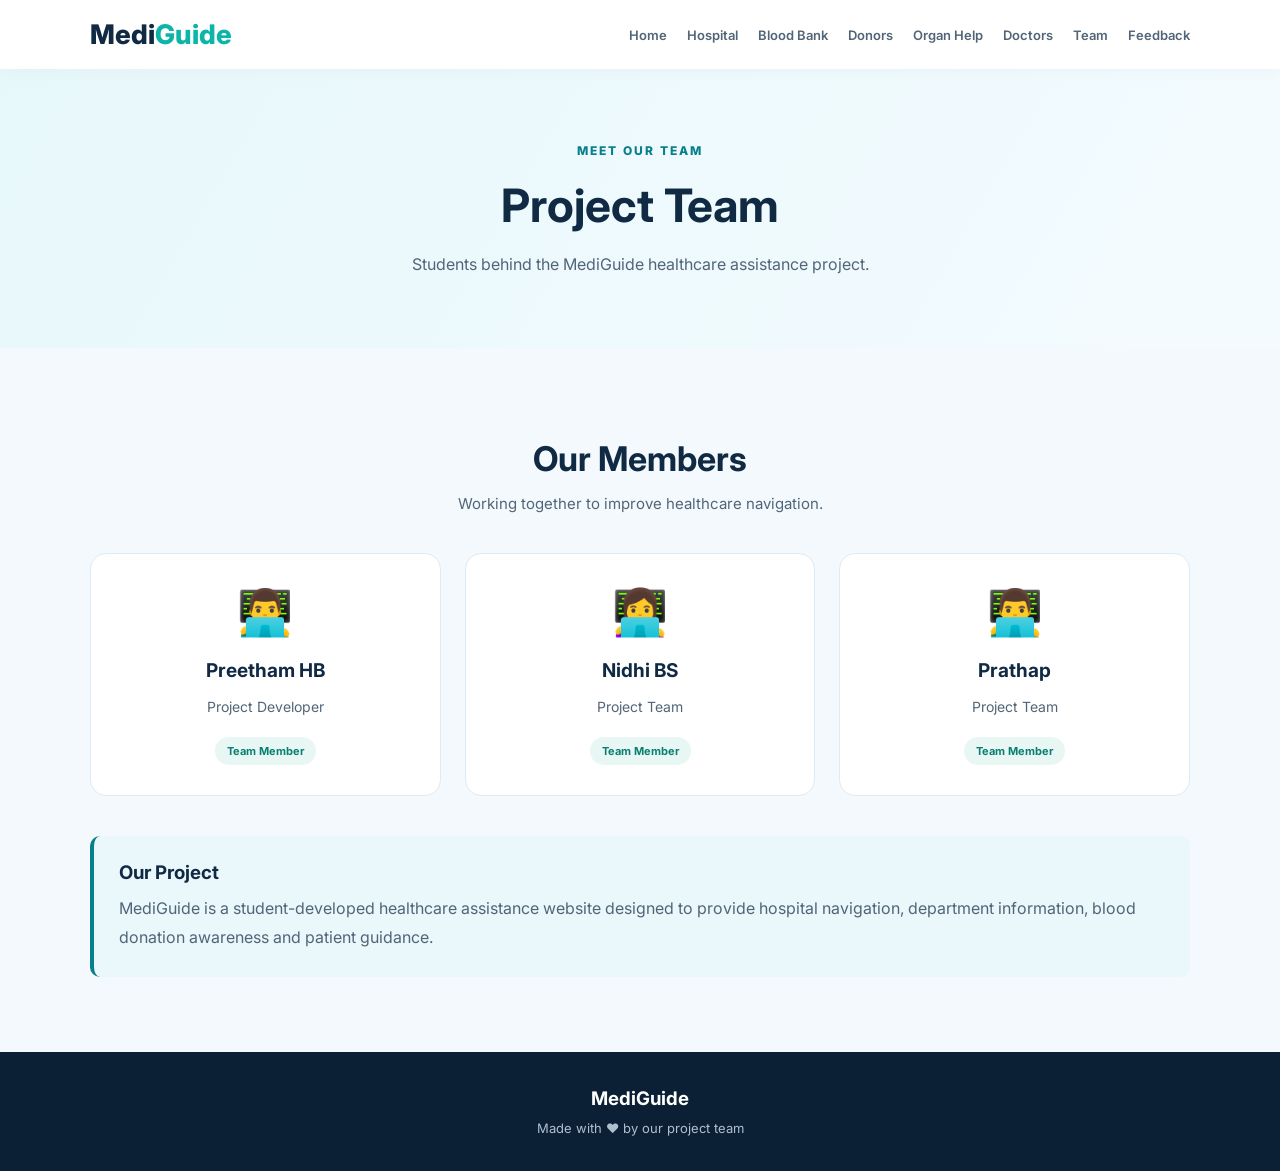
<file: team.html>
<!DOCTYPE html>
<html lang="en">
<head>
<meta charset="UTF-8">
<meta name="viewport" content="width=device-width, initial-scale=1.0">
<title>Our Team | MediGuide</title>
<link rel="stylesheet" href="style.css">
</head>
<body>

<header>
<a href="index.html" class="logo">Medi<span>Guide</span></a>
<button class="menu-btn" onclick="toggleMenu()">☰</button>
<nav id="nav">
<a href="index.html">Home</a>
<a href="hospital.html">Hospital</a>
<a href="bloodbank.html">Blood Bank</a>
<a href="donor.html">Donors</a>
<a href="organ.html">Organ Help</a>
<a href="doctor.html">Doctors</a>
<a href="team.html">Team</a>
<a href="feedback.html">Feedback</a>
</nav>
</header>

<section class="page-hero">
<span class="tag">MEET OUR TEAM</span>
<h1>Project Team</h1>
<p>Students behind the MediGuide healthcare assistance project.</p>
</section>

<section class="section">
<div class="section-heading">
<h2>Our Members</h2>
<p>Working together to improve healthcare navigation.</p>
</div>

<div class="grid">

<div class="service-card team-card">
<div class="team-avatar">👨‍💻</div>
<h3>Preetham HB</h3>
<p>Project Developer</p>
<span class="status">Team Member</span>
</div>

<div class="service-card team-card">
<div class="team-avatar">👩‍💻</div>
<h3>Nidhi BS</h3>
<p>Project Team</p>
<span class="status">Team Member</span>
</div>

<div class="service-card team-card">
<div class="team-avatar">👨‍💻</div>
<h3>Prathap</h3>
<p>Project Team</p>
<span class="status">Team Member</span>
</div>

</div>

<div class="notice">
<h3>Our Project</h3>
<p>
MediGuide is a student-developed healthcare assistance website
designed to provide hospital navigation, department information,
blood donation awareness and patient guidance.
</p>
</div>
</section>

<footer>
<h3>MediGuide</h3>
<p>Made with ❤️ by our project team</p>
</footer>

<script src="app.js"></script>
</body>
</html>
</file>
<file: style.css>
@import url('https://fonts.googleapis.com/css2?family=Inter:wght@400;500;600;700;800&display=swap');

:root {
  --primary: #087f8c;
  --secondary: #0bb5a8;
  --dark: #102a43;
  --light: #f3f9fc;
  --white: #ffffff;
  --text: #526578;
  --border: #e0eaf0;
}

* {
  margin: 0;
  padding: 0;
  box-sizing: border-box;
}

body {
  font-family: 'Inter', sans-serif;
  background: var(--light);
  color: var(--dark);
}

a {
  text-decoration: none;
  color: inherit;
}

header {
  background: white;
  padding: 18px 7%;
  display: flex;
  align-items: center;
  justify-content: space-between;
  position: sticky;
  top: 0;
  z-index: 100;
  box-shadow: 0 3px 15px #102a4308;
}

.logo {
  font-size: 27px;
  font-weight: 800;
  color: var(--dark);
}

.logo span {
  color: var(--secondary);
}

nav {
  display: flex;
  align-items: center;
  gap: 20px;
}

nav a {
  font-size: 13px;
  font-weight: 600;
  color: #526578;
  transition: .3s;
}

nav a:hover {
  color: var(--secondary);
}

.menu-btn {
  display: none;
  border: 0;
  background: none;
  font-size: 24px;
  cursor: pointer;
}

.hero {
  padding: 80px 7%;
  min-height: 530px;
  display: grid;
  grid-template-columns: 1.1fr .9fr;
  align-items: center;
  gap: 60px;
  background: linear-gradient(120deg, #e9f8fb, #f6fcff);
}

.tag {
  color: var(--primary);
  font-size: 12px;
  font-weight: 800;
  letter-spacing: 2px;
}

.hero h1 {
  font-size: clamp(40px, 5vw, 65px);
  line-height: 1.15;
  margin: 20px 0;
}

.hero h1 span {
  color: var(--primary);
}

.hero p {
  color: var(--text);
  line-height: 1.8;
  max-width: 520px;
}

.hero-buttons {
  display: flex;
  gap: 15px;
  margin-top: 30px;
  flex-wrap: wrap;
}

.btn {
  display: inline-block;
  background: var(--primary);
  color: white;
  padding: 14px 24px;
  border-radius: 9px;
  border: none;
  font-weight: 700;
  font-size: 14px;
  cursor: pointer;
  transition: .3s;
}

.btn:hover {
  background: var(--dark);
  transform: translateY(-2px);
}

.btn.secondary {
  background: white;
  color: var(--primary);
  border: 1px solid var(--border);
}

.hero-image {
  background: linear-gradient(135deg, #087f8c, #0bb5a8);
  border-radius: 30px;
  min-height: 300px;
  padding: 50px 30px;
  text-align: center;
  color: white;
  box-shadow: 0 20px 50px #087f8c25;
}

.medical-icon {
  font-size: 90px;
  margin-bottom: 25px;
}

.hero-image h2 {
  margin-bottom: 15px;
}

.hero-image p {
  color: #e4ffff;
  margin: auto;
}

.section {
  padding: 75px 7%;
}

.section-heading {
  text-align: center;
  margin-bottom: 40px;
}

.section-heading h2 {
  font-size: 34px;
  margin: 15px 0;
}

.section-heading p {
  color: var(--text);
  font-size: 15px;
}

.grid {
  display: grid;
  grid-template-columns: repeat(3, 1fr);
  gap: 24px;
}

.service-card {
  background: white;
  padding: 30px;
  border: 1px solid var(--border);
  border-radius: 16px;
  transition: .3s;
  display: block;
}

.service-card:hover {
  transform: translateY(-5px);
  box-shadow: 0 15px 35px #102a4310;
  border-color: #b3e5e6;
}

.service-icon {
  width: 60px;
  height: 60px;
  display: grid;
  place-items: center;
  background: #e9f8f7;
  border-radius: 15px;
  font-size: 30px;
  margin-bottom: 22px;
}

.service-card h3 {
  font-size: 19px;
  margin-bottom: 12px;
}

.service-card p {
  font-size: 14px;
  line-height: 1.8;
  color: var(--text);
  margin-bottom: 6px;
}

.page-hero {
  padding: 70px 7%;
  text-align: center;
  background: linear-gradient(120deg, #e7f8fa, #f4fbff);
}

.page-hero h1 {
  font-size: 46px;
  margin: 18px 0;
}

.page-hero p {
  color: var(--text);
  line-height: 1.7;
}

.search-box {
  max-width: 600px;
  margin: 0 auto 35px;
}

input, select, textarea {
  width: 100%;
  padding: 14px;
  border: 1px solid var(--border);
  border-radius: 9px;
  font-family: inherit;
  font-size: 14px;
  outline: none;
  background: white;
}

input:focus, select:focus, textarea:focus {
  border-color: var(--primary);
  box-shadow: 0 0 0 3px #087f8c12;
}

.text-link {
  color: var(--primary);
  font-weight: 700;
  display: inline-block;
  margin-top: 12px;
}

.status {
  display: inline-block;
  background: #e8f7f4;
  color: #087f70;
  padding: 7px 12px;
  border-radius: 20px;
  font-size: 11px;
  margin-top: 12px;
  font-weight: 700;
}

.notice {
  background: #eaf7fb;
  border-left: 4px solid var(--primary);
  padding: 25px;
  border-radius: 10px;
  margin-top: 40px;
}

.notice h3 {
  margin-bottom: 10px;
}

.notice p {
  color: var(--text);
  line-height: 1.8;
}

.doctor-avatar, .team-avatar {
  font-size: 45px;
  margin-bottom: 20px;
}

.team-card {
  text-align: center;
}

.cta {
  padding: 60px 7%;
  background: var(--dark);
  color: white;
  text-align: center;
}

.cta h2 {
  font-size: 32px;
  margin-bottom: 15px;
}

.cta p {
  color: #b9cbd8;
  margin-bottom: 25px;
}

.feedback-container {
  max-width: 650px;
  margin: auto;
  background: white;
  padding: 40px;
  border-radius: 18px;
  border: 1px solid var(--border);
}

.feedback-container h2 {
  margin-bottom: 12px;
}

.feedback-container > p {
  color: var(--text);
  margin-bottom: 25px;
}

form label {
  display: block;
  margin: 18px 0 8px;
  font-size: 14px;
  font-weight: 700;
}

form button {
  margin-top: 25px;
}

#feedbackMessage {
  margin-top: 20px;
  color: var(--primary);
  font-weight: 600;
}

footer {
  background: #0b2035;
  color: white;
  padding: 35px 7%;
  text-align: center;
}

footer h3 {
  margin-bottom: 10px;
}

footer p {
  color: #aebfce;
  font-size: 13px;
  margin-top: 8px;
}

@media (max-width: 1000px) {
  nav {
    gap: 12px;
  }

  nav a {
    font-size: 11px;
  }

  .grid {
    grid-template-columns: repeat(2, 1fr);
  }
}

@media (max-width: 750px) {
  header {
    padding: 17px 5%;
  }

  .menu-btn {
    display: block;
  }

  nav {
    display: none;
    position: absolute;
    top: 70px;
    left: 0;
    width: 100%;
    background: white;
    padding: 20px;
    flex-direction: column;
    align-items: flex-start;
    box-shadow: 0 10px 20px #00000010;
  }

  nav.active {
    display: flex;
  }

  nav a {
    font-size: 14px;
    padding: 8px 0;
  }

  .hero {
    grid-template-columns: 1fr;
    padding: 55px 5%;
    gap: 35px;
  }

  .hero h1 {
    font-size: 43px;
  }

  .section {
    padding: 55px 5%;
  }

  .grid {
    grid-template-columns: 1fr;
  }

  .page-hero {
    padding: 55px 5%;
  }

  .page-hero h1 {
    font-size: 35px;
  }

  .feedback-container {
    padding: 25px;
  }
}
</file>
